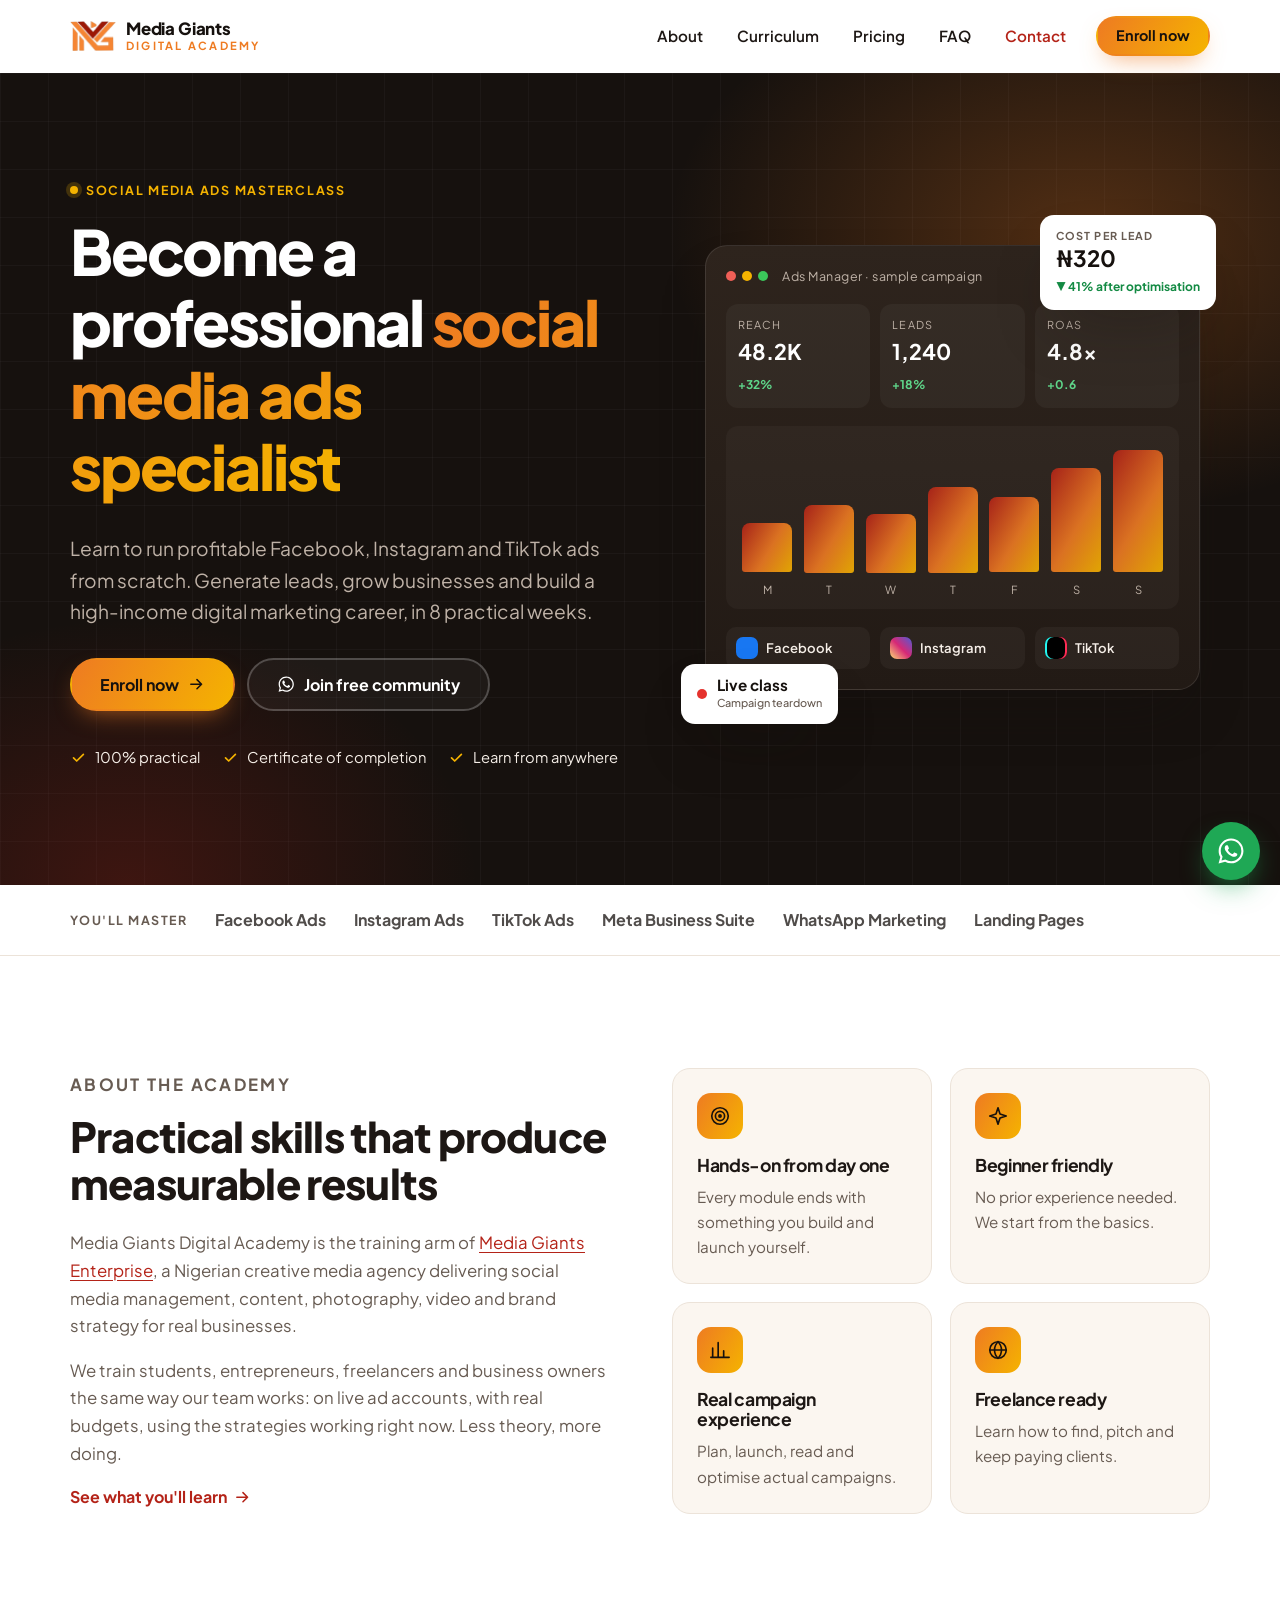
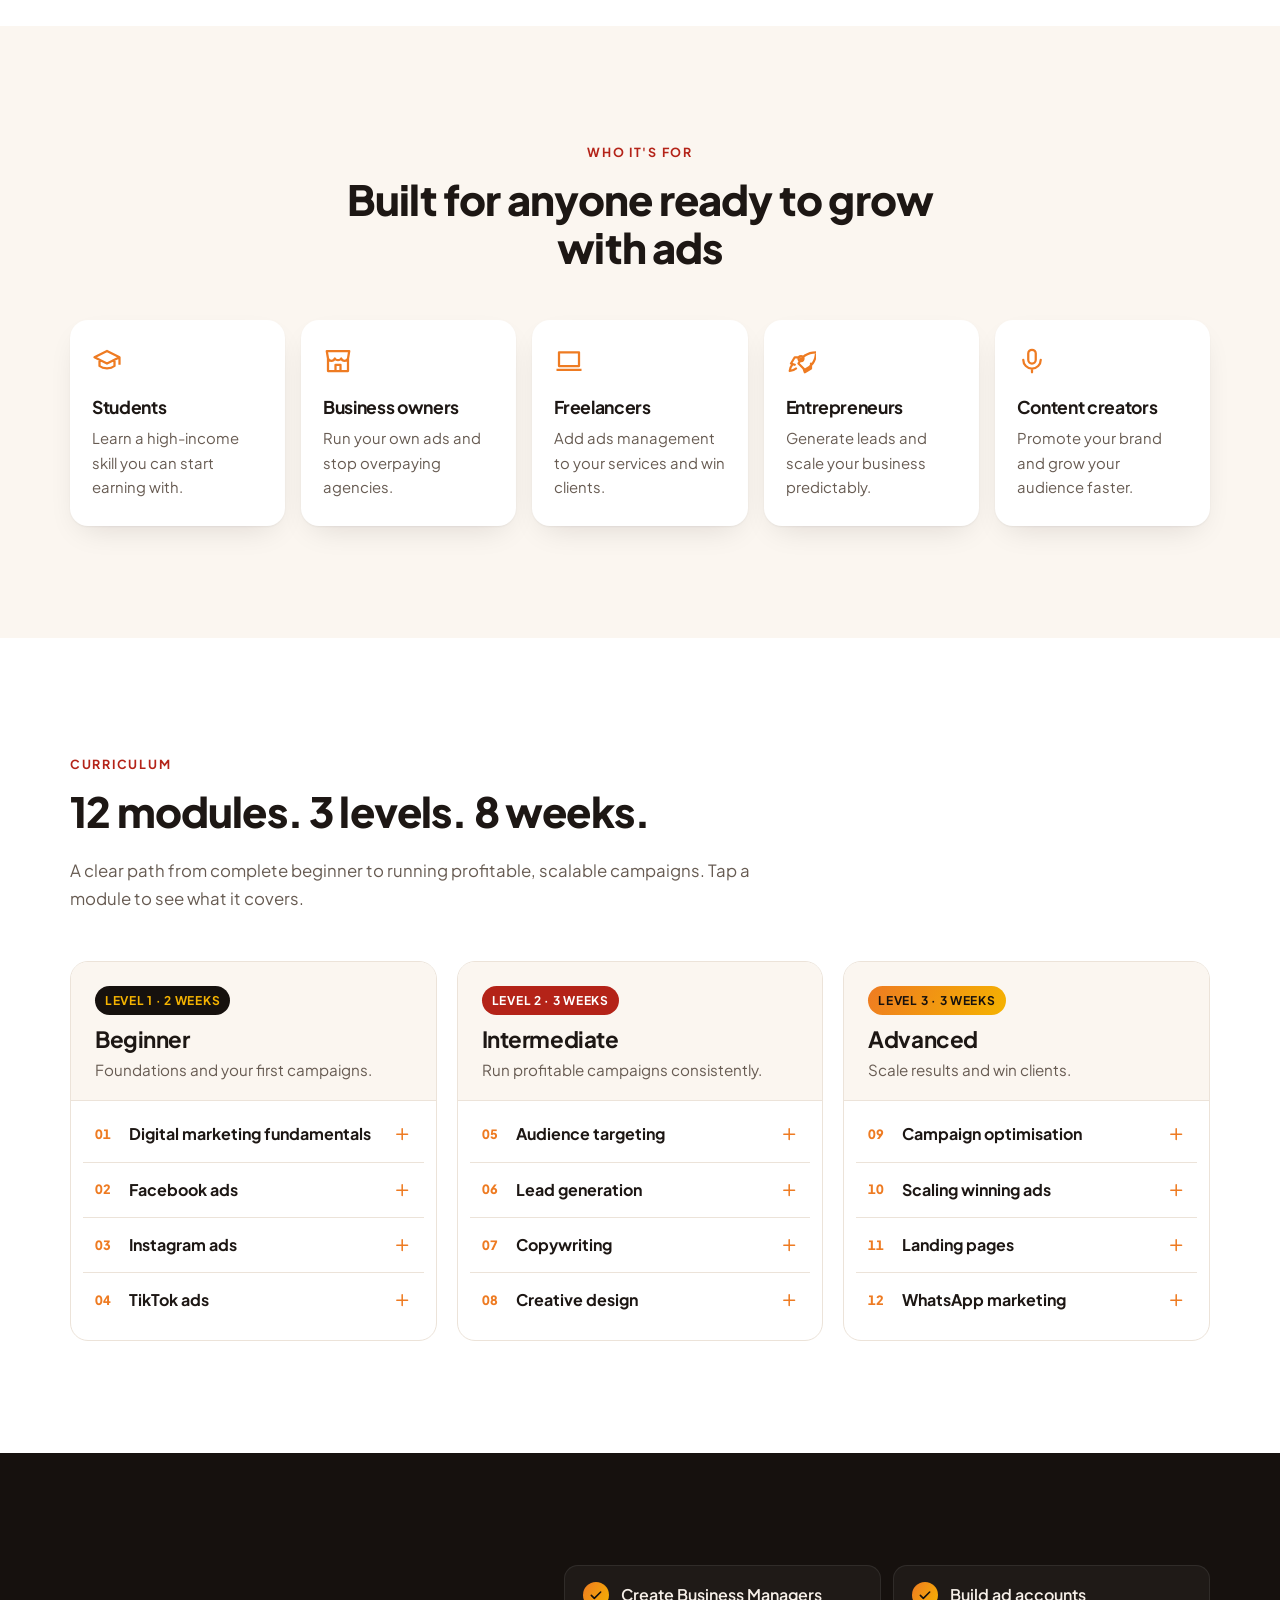
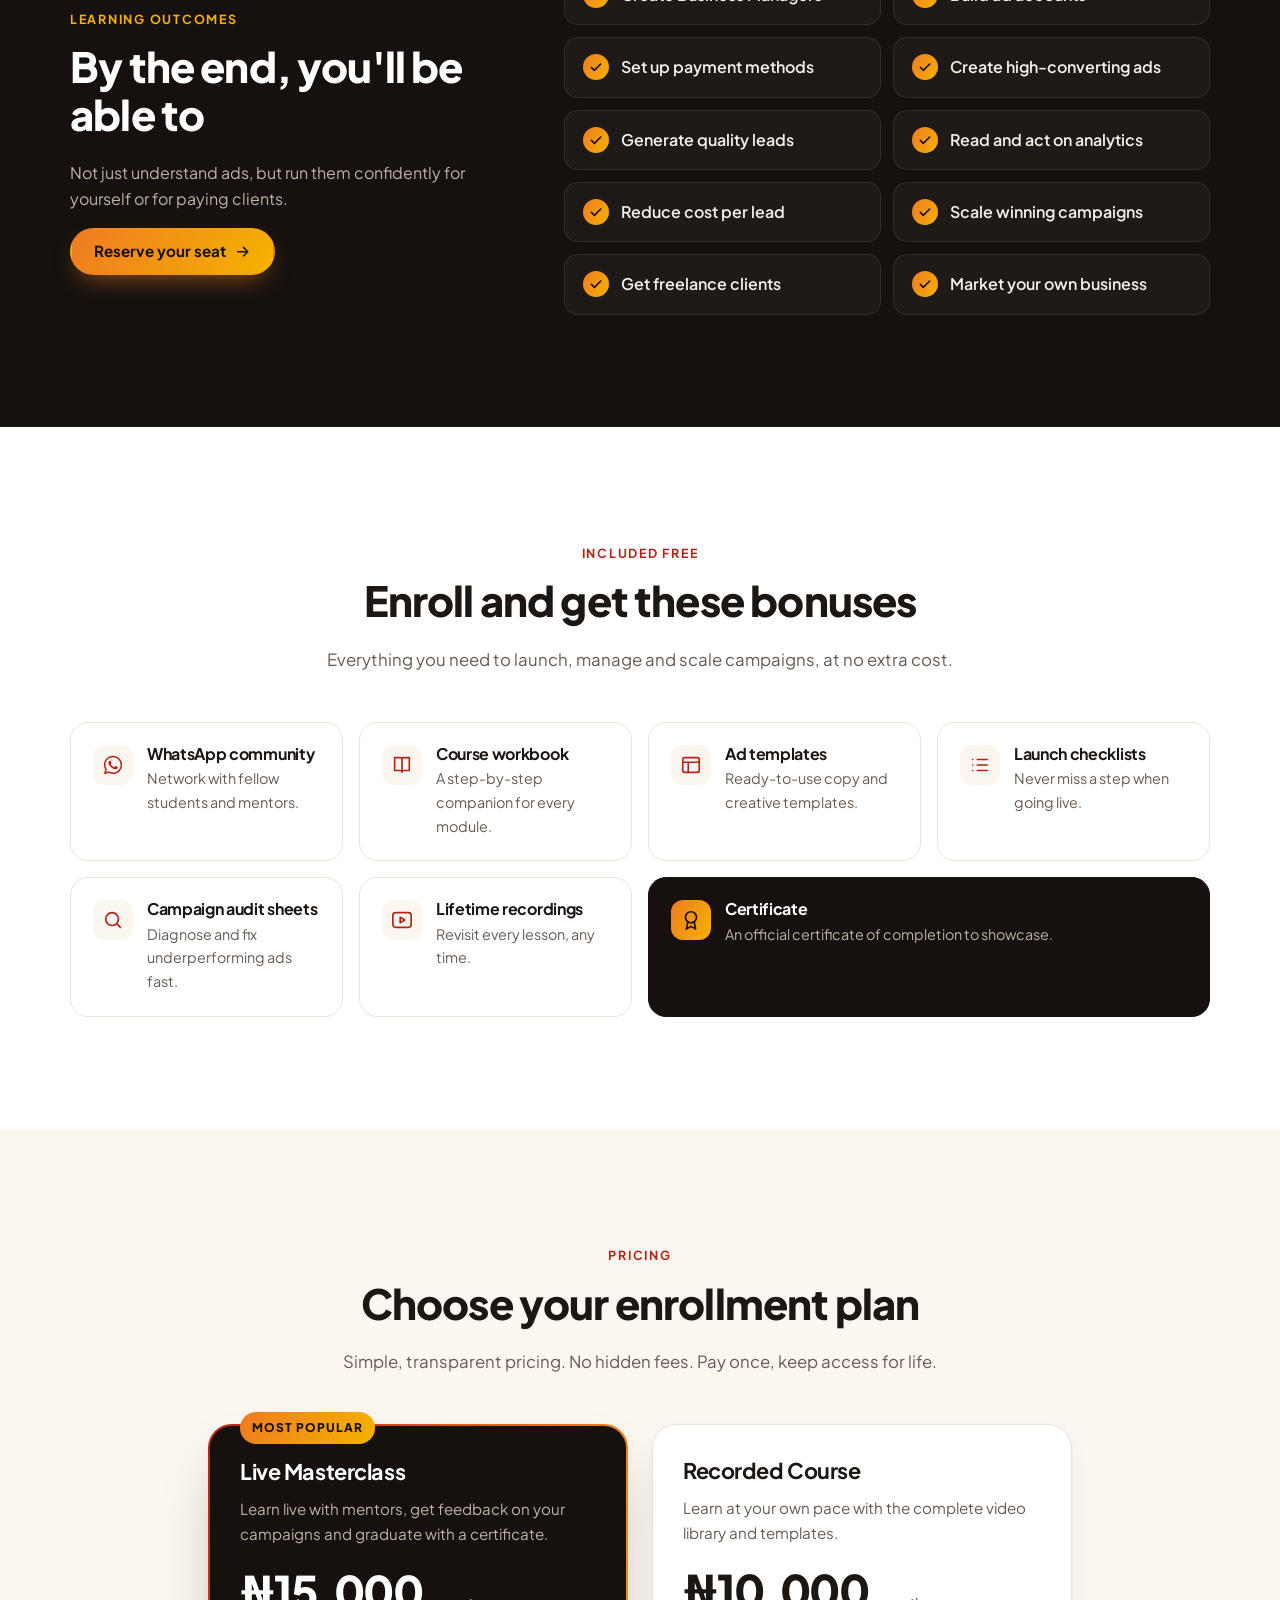
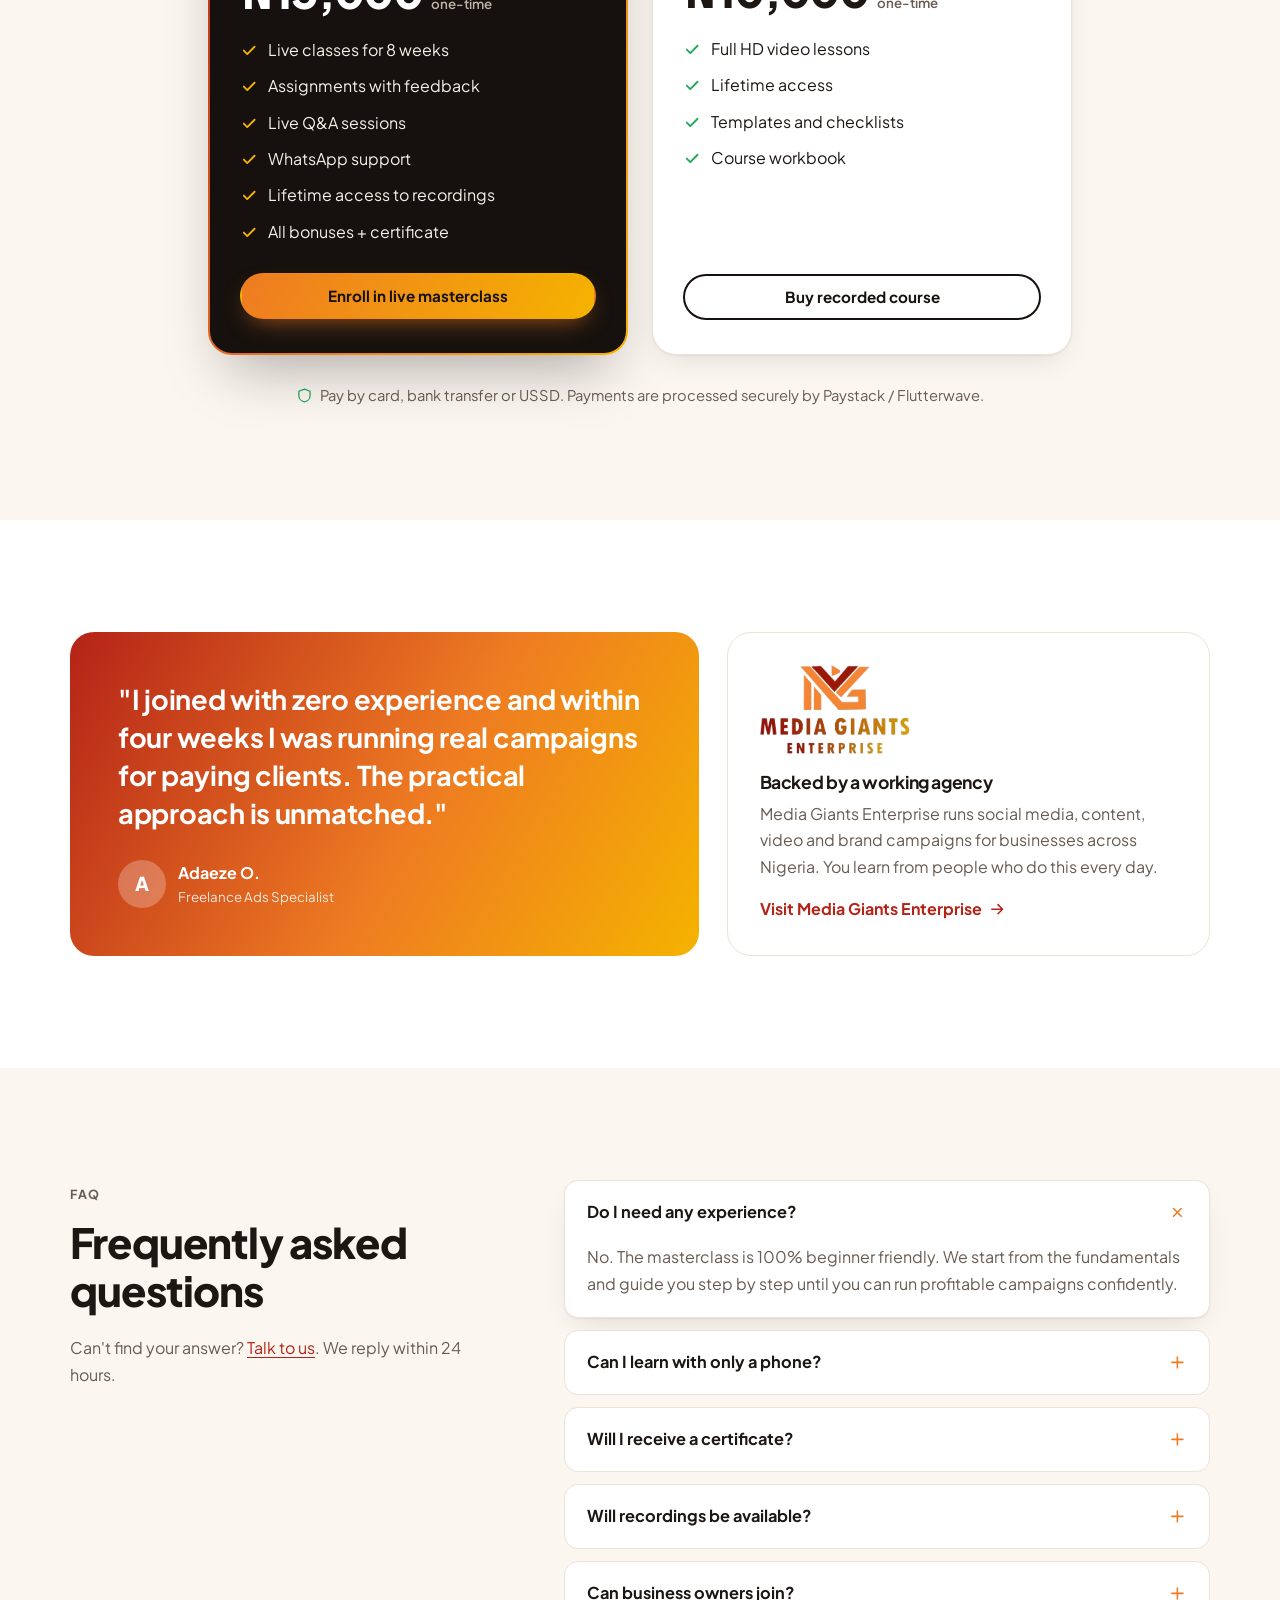
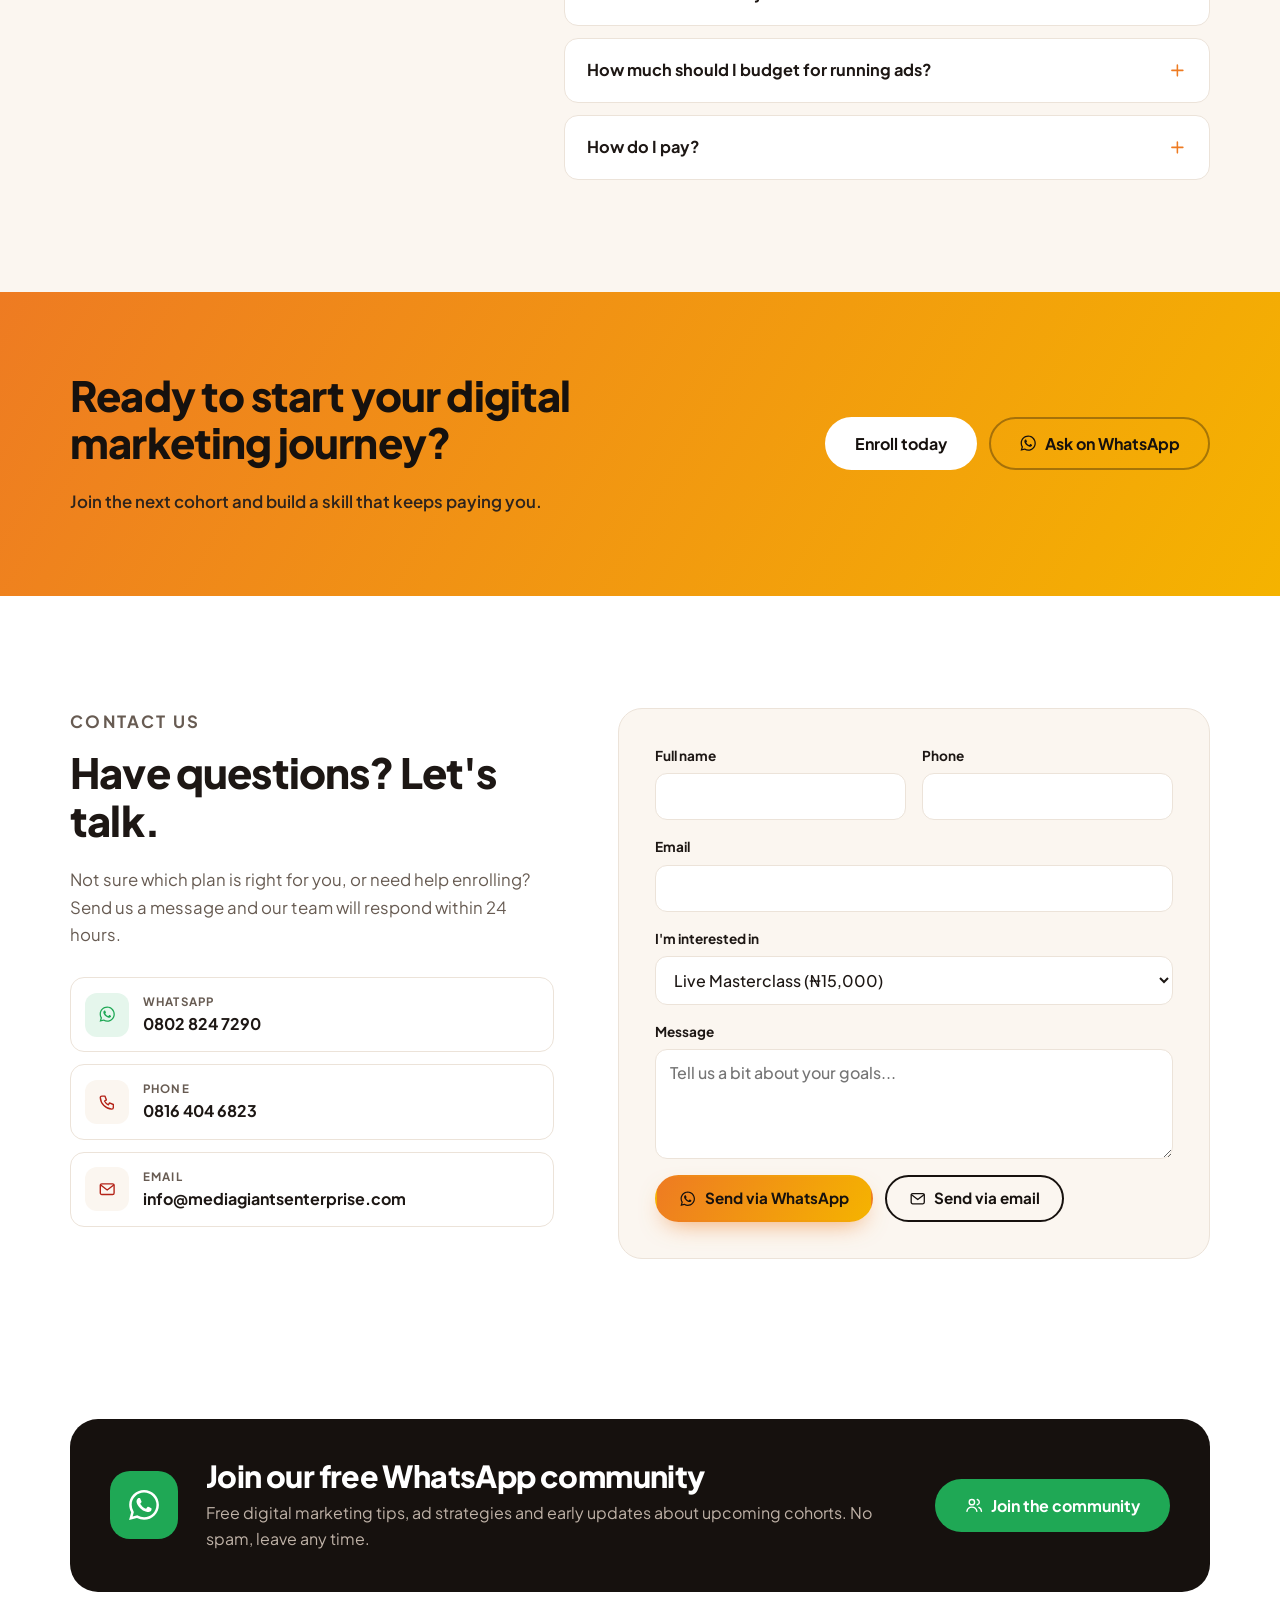
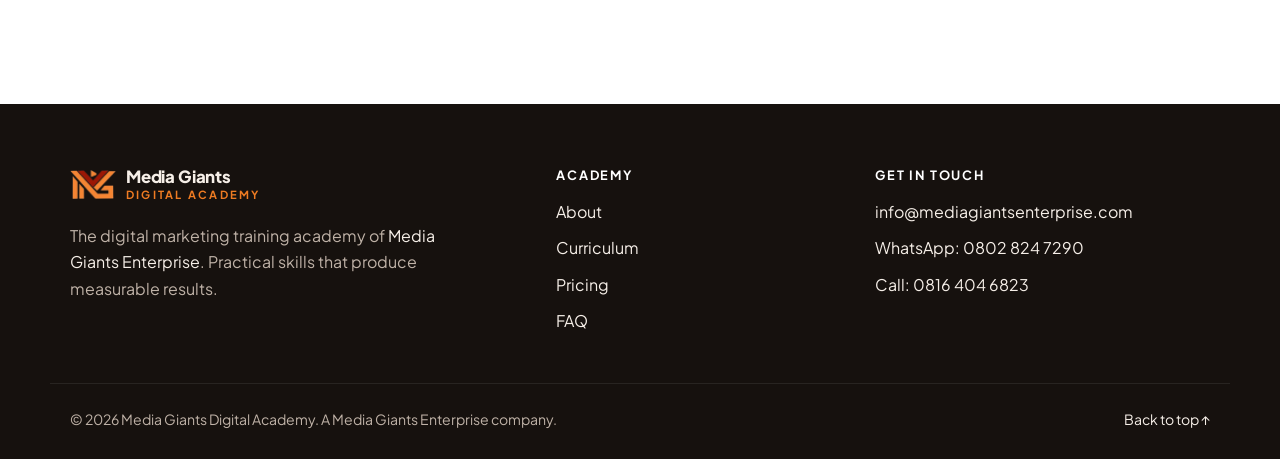
<file: index.html>
<!doctype html>
<html lang="en">
<head>
  <meta charset="utf-8">
  <meta name="viewport" content="width=device-width, initial-scale=1">
  <title>Social Media Ads Masterclass | Media Giants Digital Academy</title>
  <meta name="description" content="Learn to run profitable Facebook, Instagram and TikTok ads from scratch. An 8-week, hands-on masterclass by Media Giants Enterprise with live classes, real campaigns and a certificate.">
  <meta name="theme-color" content="#16110E">
  <link rel="canonical" href="https://academy.mediagiantsenterprise.com/">

  <meta property="og:type" content="website">
  <meta property="og:site_name" content="Media Giants Digital Academy">
  <meta property="og:title" content="Become a Professional Social Media Ads Specialist">
  <meta property="og:description" content="8-week, hands-on Facebook, Instagram &amp; TikTok Ads masterclass. Live classes, real campaigns, certificate.">
  <meta property="og:url" content="https://academy.mediagiantsenterprise.com/">
  <meta property="og:image" content="https://academy.mediagiantsenterprise.com/assets/img/og-image.png">
  <meta property="og:image:width" content="1200">
  <meta property="og:image:height" content="630">
  <meta name="twitter:card" content="summary_large_image">

  <link rel="icon" href="/favicon.ico" sizes="32x32">
  <link rel="icon" href="/assets/img/favicon-64.png" type="image/png">
  <link rel="apple-touch-icon" href="/assets/img/apple-touch-icon.png">

  <link rel="preconnect" href="https://fonts.googleapis.com">
  <link rel="preconnect" href="https://fonts.gstatic.com" crossorigin>
  <link href="https://fonts.googleapis.com/css2?family=Plus+Jakarta+Sans:wght@400;500;600;700;800&display=swap" rel="stylesheet">
  <link rel="stylesheet" href="/assets/css/styles.css">

  <script type="application/ld+json">
  {
    "@context": "https://schema.org",
    "@type": "Course",
    "name": "Social Media Ads Masterclass",
    "description": "Learn to run profitable Facebook, Instagram and TikTok ads from scratch, generate leads, and build a digital marketing career.",
    "provider": {
      "@type": "Organization",
      "name": "Media Giants Enterprise",
      "url": "https://mediagiantsenterprise.com/",
      "email": "info@mediagiantsenterprise.com",
      "telephone": "+2348164046823"
    },
    "inLanguage": "en",
    "offers": [
      {"@type": "Offer", "name": "Live Masterclass", "price": "15000", "priceCurrency": "NGN", "category": "Paid"},
      {"@type": "Offer", "name": "Recorded Course", "price": "10000", "priceCurrency": "NGN", "category": "Paid"}
    ],
    "hasCourseInstance": [
      {"@type": "CourseInstance", "courseMode": "Online", "courseWorkload": "P8W"}
    ]
  }
  </script>
  <script src="/assets/js/config.js"></script>
  <script src="/assets/js/main.js" defer></script>
</head>
<body>
  <svg width="0" height="0" style="position:absolute" aria-hidden="true">
    <defs>
      <symbol id="i-check" viewBox="0 0 24 24"><path d="M5 12.5l4.5 4.5L19 7.5" fill="none" stroke="currentColor" stroke-width="2.4" stroke-linecap="round" stroke-linejoin="round"/></symbol>
      <symbol id="i-arrow" viewBox="0 0 24 24"><path d="M5 12h14M13 6l6 6-6 6" fill="none" stroke="currentColor" stroke-width="2" stroke-linecap="round" stroke-linejoin="round"/></symbol>
      <symbol id="i-plus" viewBox="0 0 24 24"><path d="M12 5v14M5 12h14" fill="none" stroke="currentColor" stroke-width="2" stroke-linecap="round"/></symbol>
      <symbol id="i-whatsapp" viewBox="0 0 24 24"><path fill="currentColor" d="M12.04 2C6.58 2 2.13 6.45 2.13 11.91c0 1.75.46 3.45 1.32 4.95L2.05 22l5.25-1.38a9.9 9.9 0 004.74 1.21h.01c5.46 0 9.9-4.45 9.9-9.91C21.95 6.45 17.5 2 12.04 2zm0 18.15h-.01a8.23 8.23 0 01-4.19-1.15l-.3-.18-3.12.82.83-3.04-.2-.31a8.2 8.2 0 01-1.26-4.38c0-4.54 3.7-8.24 8.25-8.24 2.2 0 4.27.86 5.83 2.42a8.18 8.18 0 012.41 5.83c0 4.54-3.7 8.23-8.24 8.23zm4.52-6.16c-.25-.12-1.47-.72-1.69-.81-.23-.08-.39-.12-.56.13-.16.24-.64.81-.79.97-.14.17-.29.19-.54.06-.25-.12-1.05-.39-1.99-1.23-.74-.66-1.23-1.47-1.38-1.72-.14-.25-.02-.38.11-.5.11-.11.25-.29.37-.43.13-.15.17-.25.25-.42.08-.16.04-.31-.02-.43-.06-.12-.56-1.34-.76-1.84-.2-.48-.41-.42-.56-.43h-.48c-.17 0-.43.06-.66.31-.22.25-.86.85-.86 2.07 0 1.22.89 2.4 1.01 2.56.12.17 1.75 2.67 4.23 3.74.59.26 1.05.41 1.41.52.59.19 1.13.16 1.56.1.48-.07 1.47-.6 1.67-1.18.21-.58.21-1.07.14-1.18-.06-.1-.22-.16-.47-.28z"/></symbol>
      <symbol id="i-mail" viewBox="0 0 24 24"><g fill="none" stroke="currentColor" stroke-width="1.8" stroke-linecap="round" stroke-linejoin="round"><rect x="3" y="5" width="18" height="14" rx="2"/><path d="M3.5 6.5l8.5 6.5 8.5-6.5"/></g></symbol>
      <symbol id="i-phone" viewBox="0 0 24 24"><path fill="none" stroke="currentColor" stroke-width="1.8" stroke-linejoin="round" d="M5 4h4l2 5-2.5 1.5a11 11 0 005 5L15 13l5 2v4a2 2 0 01-2 2A16 16 0 013 6a2 2 0 012-2z"/></symbol>
      <symbol id="i-target" viewBox="0 0 24 24"><g fill="none" stroke="currentColor" stroke-width="1.8"><circle cx="12" cy="12" r="9"/><circle cx="12" cy="12" r="5"/><circle cx="12" cy="12" r="1.2" fill="currentColor"/></g></symbol>
      <symbol id="i-chart" viewBox="0 0 24 24"><path fill="none" stroke="currentColor" stroke-width="1.8" stroke-linecap="round" stroke-linejoin="round" d="M4 20V10M10 20V4M16 20v-7M22 20H2"/></symbol>
      <symbol id="i-rocket" viewBox="0 0 24 24"><path fill="none" stroke="currentColor" stroke-width="1.8" stroke-linecap="round" stroke-linejoin="round" d="M5 15c-1.5 1.5-2 5-2 5s3.5-.5 5-2m2-8a2 2 0 104 0 2 2 0 00-4 0zm-3 5l-3-1 3-5h4m3 9l1 3 5-3v-4m-9 1l4 4c5-2 9-7 9-14-7 0-12 4-14 9z"/></symbol>
      <symbol id="i-users" viewBox="0 0 24 24"><g fill="none" stroke="currentColor" stroke-width="1.8" stroke-linecap="round"><circle cx="9" cy="8" r="3.5"/><path d="M2.5 20c.6-3.6 3.3-5.5 6.5-5.5s5.9 1.9 6.5 5.5"/><path d="M16 4.6a3.5 3.5 0 010 6.8M18 14.8c2 .7 3.2 2.5 3.5 5.2"/></g></symbol>
      <symbol id="i-store" viewBox="0 0 24 24"><path fill="none" stroke="currentColor" stroke-width="1.8" stroke-linejoin="round" d="M4 10v10h16V10M3 4h18l-1 6a3 3 0 01-5.5 0 3 3 0 01-5 0A3 3 0 014 10zM10 20v-5h4v5"/></symbol>
      <symbol id="i-laptop" viewBox="0 0 24 24"><path fill="none" stroke="currentColor" stroke-width="1.8" stroke-linejoin="round" d="M4 5h16v11H4zM2 19h20"/></symbol>
      <symbol id="i-cap" viewBox="0 0 24 24"><path fill="none" stroke="currentColor" stroke-width="1.8" stroke-linejoin="round" d="M2 9l10-5 10 5-10 5zM6 11v5c3 2.5 9 2.5 12 0v-5M22 9v6"/></symbol>
      <symbol id="i-spark" viewBox="0 0 24 24"><path fill="none" stroke="currentColor" stroke-width="1.8" stroke-linejoin="round" d="M12 3l2.2 6.8L21 12l-6.8 2.2L12 21l-2.2-6.8L3 12l6.8-2.2z"/></symbol>
      <symbol id="i-mic" viewBox="0 0 24 24"><g fill="none" stroke="currentColor" stroke-width="1.8" stroke-linecap="round"><rect x="9" y="3" width="6" height="11" rx="3"/><path d="M5 11a7 7 0 0014 0M12 18v3"/></g></symbol>
      <symbol id="i-book" viewBox="0 0 24 24"><path fill="none" stroke="currentColor" stroke-width="1.8" stroke-linejoin="round" d="M4 4h6a2 2 0 012 2v14a2 2 0 00-2-2H4zM20 4h-6a2 2 0 00-2 2v14a2 2 0 012-2h6z"/></symbol>
      <symbol id="i-layout" viewBox="0 0 24 24"><g fill="none" stroke="currentColor" stroke-width="1.8"><rect x="3" y="4" width="18" height="16" rx="2"/><path d="M3 9h18M9 9v11"/></g></symbol>
      <symbol id="i-list" viewBox="0 0 24 24"><path fill="none" stroke="currentColor" stroke-width="1.8" stroke-linecap="round" d="M9 6h11M9 12h11M9 18h11M4 6h.01M4 12h.01M4 18h.01"/></symbol>
      <symbol id="i-search" viewBox="0 0 24 24"><g fill="none" stroke="currentColor" stroke-width="1.8" stroke-linecap="round"><circle cx="11" cy="11" r="7"/><path d="M20 20l-4-4"/></g></symbol>
      <symbol id="i-play" viewBox="0 0 24 24"><g fill="none" stroke="currentColor" stroke-width="1.8" stroke-linejoin="round"><rect x="2" y="4" width="20" height="16" rx="3"/><path d="M10 9l5 3-5 3z"/></g></symbol>
      <symbol id="i-award" viewBox="0 0 24 24"><g fill="none" stroke="currentColor" stroke-width="1.8" stroke-linejoin="round"><circle cx="12" cy="9" r="6"/><path d="M8.5 14L7 22l5-3 5 3-1.5-8"/></g></symbol>
      <symbol id="i-globe" viewBox="0 0 24 24"><g fill="none" stroke="currentColor" stroke-width="1.8"><circle cx="12" cy="12" r="9"/><path d="M3 12h18M12 3c2.5 2.5 3.8 5.5 3.8 9s-1.3 6.5-3.8 9c-2.5-2.5-3.8-5.5-3.8-9S9.5 5.5 12 3z"/></g></symbol>
      <symbol id="i-shield" viewBox="0 0 24 24"><path fill="none" stroke="currentColor" stroke-width="1.8" stroke-linejoin="round" d="M12 3l8 3v6c0 4.5-3.4 8.3-8 9-4.6-.7-8-4.5-8-9V6z"/></symbol>
      <symbol id="i-menu" viewBox="0 0 24 24"><path fill="none" stroke="currentColor" stroke-width="2" stroke-linecap="round" d="M4 7h16M4 12h16M4 17h16"/></symbol>
      <symbol id="i-close" viewBox="0 0 24 24"><path fill="none" stroke="currentColor" stroke-width="2" stroke-linecap="round" d="M6 6l12 12M18 6L6 18"/></symbol>
    </defs>
  </svg>

  <a class="skip-link" href="#main">Skip to content</a>

  <header class="site-header" id="top">
    <div class="container header-inner">
      <a class="brand" href="#top" aria-label="Media Giants Digital Academy, back to top">
        <img src="/assets/img/mark.png" alt="" width="46" height="30">
        <span class="brand-text"><strong>Media Giants</strong><span>Digital Academy</span></span>
      </a>
      <nav class="primary-nav" id="primary-nav" aria-label="Main">
        <a href="#about">About</a>
        <a href="#curriculum">Curriculum</a>
        <a href="#pricing">Pricing</a>
        <a href="#faq">FAQ</a>
        <a href="#contact">Contact</a>
        <a class="btn btn-primary btn-sm nav-cta" href="#pricing">Enroll now</a>
      </nav>
      <button class="nav-toggle" type="button" aria-controls="primary-nav" aria-expanded="false" aria-label="Open menu">
        <svg class="icon"><use href="#i-menu"/></svg>
      </button>
    </div>
  </header>

  <main id="main">
    <!-- HERO -->
    <section class="hero">
      <div class="hero-glow" aria-hidden="true"></div>
      <div class="container hero-grid">
        <div class="hero-copy">
          <p class="eyebrow eyebrow-dark"><span class="dot"></span>Social Media Ads Masterclass</p>
          <h1>Become a professional <span class="grad-text">social media ads specialist</span></h1>
          <p class="lead">Learn to run profitable Facebook, Instagram and TikTok ads from scratch. Generate leads, grow businesses and build a high-income digital marketing career, in 8 practical weeks.</p>
          <div class="hero-ctas">
            <a class="btn btn-primary btn-lg" href="#pricing">Enroll now <svg class="icon"><use href="#i-arrow"/></svg></a>
            <a class="btn btn-ghost-dark btn-lg" href="#community" data-community-link><svg class="icon"><use href="#i-whatsapp"/></svg> Join free community</a>
          </div>

          <div class="countdown" data-countdown hidden>
            <p class="countdown-label">Next cohort starts <span data-cohort-date></span></p>
            <div class="countdown-units" role="timer" aria-live="off">
              <div><span data-cd="d">00</span><small>Days</small></div>
              <div><span data-cd="h">00</span><small>Hours</small></div>
              <div><span data-cd="m">00</span><small>Mins</small></div>
              <div><span data-cd="s">00</span><small>Secs</small></div>
            </div>
          </div>

          <ul class="hero-trust">
            <li><svg class="icon"><use href="#i-check"/></svg> 100% practical</li>
            <li><svg class="icon"><use href="#i-check"/></svg> Certificate of completion</li>
            <li><svg class="icon"><use href="#i-check"/></svg> Learn from anywhere</li>
          </ul>
        </div>

        <div class="hero-visual" aria-hidden="true">
          <div class="dash">
            <div class="dash-top">
              <span class="dash-dots"><i></i><i></i><i></i></span>
              <span class="dash-title">Ads Manager · sample campaign</span>
            </div>
            <div class="dash-kpis">
              <div><small>Reach</small><strong>48.2K</strong><em>+32%</em></div>
              <div><small>Leads</small><strong>1,240</strong><em>+18%</em></div>
              <div><small>ROAS</small><strong>4.8x</strong><em>+0.6</em></div>
            </div>
            <div class="dash-chart">
              <div class="bars">
                <span style="--h:38%"></span><span style="--h:52%"></span><span style="--h:45%"></span><span style="--h:66%"></span><span style="--h:58%"></span><span style="--h:80%"></span><span style="--h:94%"></span>
              </div>
              <div class="bar-labels"><span>M</span><span>T</span><span>W</span><span>T</span><span>F</span><span>S</span><span>S</span></div>
            </div>
            <div class="dash-platforms">
              <span><i class="pf pf-fb"></i>Facebook</span>
              <span><i class="pf pf-ig"></i>Instagram</span>
              <span><i class="pf pf-tt"></i>TikTok</span>
            </div>
          </div>
          <div class="float-card float-cpl">
            <small>Cost per lead</small>
            <strong>₦320</strong>
            <em>▼ 41% after optimisation</em>
          </div>
          <div class="float-card float-live">
            <span class="live-dot"></span>
            <div><strong>Live class</strong><small>Campaign teardown</small></div>
          </div>
        </div>
      </div>
    </section>

    <!-- PLATFORMS -->
    <div class="platform-strip">
      <div class="container">
        <span>You'll master</span>
        <ul>
          <li>Facebook Ads</li>
          <li>Instagram Ads</li>
          <li>TikTok Ads</li>
          <li>Meta Business Suite</li>
          <li>WhatsApp Marketing</li>
          <li>Landing Pages</li>
        </ul>
      </div>
    </div>

    <!-- ABOUT -->
    <section class="section" id="about">
      <div class="container about-grid">
        <div>
          <p class="eyebrow">About the academy</p>
          <h2>Practical skills that produce measurable results</h2>
          <p>Media Giants Digital Academy is the training arm of <a href="https://mediagiantsenterprise.com/" target="_blank" rel="noopener">Media Giants Enterprise</a>, a Nigerian creative media agency delivering social media management, content, photography, video and brand strategy for real businesses.</p>
          <p>We train students, entrepreneurs, freelancers and business owners the same way our team works: on live ad accounts, with real budgets, using the strategies working right now. Less theory, more doing.</p>
          <a class="text-link" href="#curriculum">See what you'll learn <svg class="icon"><use href="#i-arrow"/></svg></a>
        </div>
        <ul class="feature-grid">
          <li><span class="f-icon"><svg class="icon"><use href="#i-target"/></svg></span><h3>Hands-on from day one</h3><p>Every module ends with something you build and launch yourself.</p></li>
          <li><span class="f-icon"><svg class="icon"><use href="#i-spark"/></svg></span><h3>Beginner friendly</h3><p>No prior experience needed. We start from the basics.</p></li>
          <li><span class="f-icon"><svg class="icon"><use href="#i-chart"/></svg></span><h3>Real campaign experience</h3><p>Plan, launch, read and optimise actual campaigns.</p></li>
          <li><span class="f-icon"><svg class="icon"><use href="#i-globe"/></svg></span><h3>Freelance ready</h3><p>Learn how to find, pitch and keep paying clients.</p></li>
        </ul>
      </div>
    </section>

    <!-- WHO -->
    <section class="section section-tint" id="who">
      <div class="container">
        <div class="section-head center">
          <p class="eyebrow">Who it's for</p>
          <h2>Built for anyone ready to grow with ads</h2>
        </div>
        <ul class="who-grid">
          <li><svg class="icon"><use href="#i-cap"/></svg><h3>Students</h3><p>Learn a high-income skill you can start earning with.</p></li>
          <li><svg class="icon"><use href="#i-store"/></svg><h3>Business owners</h3><p>Run your own ads and stop overpaying agencies.</p></li>
          <li><svg class="icon"><use href="#i-laptop"/></svg><h3>Freelancers</h3><p>Add ads management to your services and win clients.</p></li>
          <li><svg class="icon"><use href="#i-rocket"/></svg><h3>Entrepreneurs</h3><p>Generate leads and scale your business predictably.</p></li>
          <li><svg class="icon"><use href="#i-mic"/></svg><h3>Content creators</h3><p>Promote your brand and grow your audience faster.</p></li>
        </ul>
      </div>
    </section>

    <!-- CURRICULUM -->
    <section class="section" id="curriculum">
      <div class="container">
        <div class="section-head">
          <p class="eyebrow">Curriculum</p>
          <h2>12 modules. 3 levels. 8 weeks.</h2>
          <p>A clear path from complete beginner to running profitable, scalable campaigns. Tap a module to see what it covers.</p>
        </div>

        <div class="levels">
          <article class="level">
            <header class="level-head">
              <span class="level-tag">Level 1 · 2 weeks</span>
              <h3>Beginner</h3>
              <p>Foundations and your first campaigns.</p>
            </header>
            <div class="modules">
              <details><summary><span class="m-num">01</span>Digital marketing fundamentals<svg class="icon"><use href="#i-plus"/></svg></summary><ul><li>How paid social fits into a marketing funnel</li><li>Key metrics: reach, CTR, CPC, CPL, ROAS</li><li>Setting goals and budgets that make sense</li></ul></details>
              <details><summary><span class="m-num">02</span>Facebook ads<svg class="icon"><use href="#i-plus"/></svg></summary><ul><li>Business Manager, ad accounts and payment setup</li><li>Campaign objectives and structure</li><li>Launching your first campaign step by step</li></ul></details>
              <details><summary><span class="m-num">03</span>Instagram ads<svg class="icon"><use href="#i-plus"/></svg></summary><ul><li>Feed, Stories and Reels placements</li><li>Boosting vs. Ads Manager, and when to use each</li><li>Driving profile visits, DMs and sales</li></ul></details>
              <details><summary><span class="m-num">04</span>TikTok ads<svg class="icon"><use href="#i-plus"/></svg></summary><ul><li>TikTok Ads Manager and Promote</li><li>Native-feeling creatives that convert</li><li>Spark Ads and creator content</li></ul></details>
            </div>
          </article>

          <article class="level">
            <header class="level-head">
              <span class="level-tag">Level 2 · 3 weeks</span>
              <h3>Intermediate</h3>
              <p>Run profitable campaigns consistently.</p>
            </header>
            <div class="modules">
              <details><summary><span class="m-num">05</span>Audience targeting<svg class="icon"><use href="#i-plus"/></svg></summary><ul><li>Interest, custom and lookalike audiences</li><li>Pixel basics and retargeting</li><li>Broad targeting vs. narrow targeting</li></ul></details>
              <details><summary><span class="m-num">06</span>Lead generation<svg class="icon"><use href="#i-plus"/></svg></summary><ul><li>Instant forms, Messenger and WhatsApp leads</li><li>Lead magnets and offers people respond to</li><li>Follow-up systems that close sales</li></ul></details>
              <details><summary><span class="m-num">07</span>Copywriting<svg class="icon"><use href="#i-plus"/></svg></summary><ul><li>Hooks, headlines and calls to action</li><li>Proven ad copy frameworks</li><li>Writing for Nigerian and global audiences</li></ul></details>
              <details><summary><span class="m-num">08</span>Creative design<svg class="icon"><use href="#i-plus"/></svg></summary><ul><li>Designing scroll-stopping images with Canva</li><li>Shooting and editing short-form video ads on a phone</li><li>Creative testing: what to change and when</li></ul></details>
            </div>
          </article>

          <article class="level">
            <header class="level-head">
              <span class="level-tag">Level 3 · 3 weeks</span>
              <h3>Advanced</h3>
              <p>Scale results and win clients.</p>
            </header>
            <div class="modules">
              <details><summary><span class="m-num">09</span>Campaign optimisation<svg class="icon"><use href="#i-plus"/></svg></summary><ul><li>Reading analytics and diagnosing problems</li><li>Reducing cost per lead</li><li>A/B testing the right way</li></ul></details>
              <details><summary><span class="m-num">10</span>Scaling winning ads<svg class="icon"><use href="#i-plus"/></svg></summary><ul><li>Vertical vs. horizontal scaling</li><li>Budget rules that protect performance</li><li>Campaign Budget Optimisation and Advantage+</li></ul></details>
              <details><summary><span class="m-num">11</span>Landing pages<svg class="icon"><use href="#i-plus"/></svg></summary><ul><li>Anatomy of a high-converting page</li><li>Building one without code</li><li>Tracking conversions end to end</li></ul></details>
              <details><summary><span class="m-num">12</span>WhatsApp marketing<svg class="icon"><use href="#i-plus"/></svg></summary><ul><li>Click-to-WhatsApp ads</li><li>WhatsApp Business catalogues and broadcast lists</li><li>Turning chats into paying customers</li></ul></details>
            </div>
          </article>
        </div>
      </div>
    </section>

    <!-- OUTCOMES -->
    <section class="section section-dark" id="outcomes">
      <div class="container outcomes-grid">
        <div>
          <p class="eyebrow eyebrow-dark">Learning outcomes</p>
          <h2>By the end, you'll be able to</h2>
          <p class="muted-dark">Not just understand ads, but run them confidently for yourself or for paying clients.</p>
          <a class="btn btn-primary" href="#pricing">Reserve your seat <svg class="icon"><use href="#i-arrow"/></svg></a>
        </div>
        <ul class="checklist">
          <li><svg class="icon"><use href="#i-check"/></svg>Create Business Managers</li>
          <li><svg class="icon"><use href="#i-check"/></svg>Build ad accounts</li>
          <li><svg class="icon"><use href="#i-check"/></svg>Set up payment methods</li>
          <li><svg class="icon"><use href="#i-check"/></svg>Create high-converting ads</li>
          <li><svg class="icon"><use href="#i-check"/></svg>Generate quality leads</li>
          <li><svg class="icon"><use href="#i-check"/></svg>Read and act on analytics</li>
          <li><svg class="icon"><use href="#i-check"/></svg>Reduce cost per lead</li>
          <li><svg class="icon"><use href="#i-check"/></svg>Scale winning campaigns</li>
          <li><svg class="icon"><use href="#i-check"/></svg>Get freelance clients</li>
          <li><svg class="icon"><use href="#i-check"/></svg>Market your own business</li>
        </ul>
      </div>
    </section>

    <!-- BONUSES -->
    <section class="section" id="bonuses">
      <div class="container">
        <div class="section-head center">
          <p class="eyebrow">Included free</p>
          <h2>Enroll and get these bonuses</h2>
          <p>Everything you need to launch, manage and scale campaigns, at no extra cost.</p>
        </div>
        <ul class="bonus-grid">
          <li><svg class="icon"><use href="#i-whatsapp"/></svg><div><h3>WhatsApp community</h3><p>Network with fellow students and mentors.</p></div></li>
          <li><svg class="icon"><use href="#i-book"/></svg><div><h3>Course workbook</h3><p>A step-by-step companion for every module.</p></div></li>
          <li><svg class="icon"><use href="#i-layout"/></svg><div><h3>Ad templates</h3><p>Ready-to-use copy and creative templates.</p></div></li>
          <li><svg class="icon"><use href="#i-list"/></svg><div><h3>Launch checklists</h3><p>Never miss a step when going live.</p></div></li>
          <li><svg class="icon"><use href="#i-search"/></svg><div><h3>Campaign audit sheets</h3><p>Diagnose and fix underperforming ads fast.</p></div></li>
          <li><svg class="icon"><use href="#i-play"/></svg><div><h3>Lifetime recordings</h3><p>Revisit every lesson, any time.</p></div></li>
          <li><svg class="icon"><use href="#i-award"/></svg><div><h3>Certificate</h3><p>An official certificate of completion to showcase.</p></div></li>
        </ul>
      </div>
    </section>

    <!-- PRICING -->
    <section class="section section-tint" id="pricing">
      <div class="container">
        <div class="section-head center">
          <p class="eyebrow">Pricing</p>
          <h2>Choose your enrollment plan</h2>
          <p>Simple, transparent pricing. No hidden fees. Pay once, keep access for life.</p>
        </div>
        <div class="pricing-grid">
          <article class="plan plan-featured">
            <span class="plan-badge">Most popular</span>
            <h3>Live Masterclass</h3>
            <p class="plan-desc">Learn live with mentors, get feedback on your campaigns and graduate with a certificate.</p>
            <p class="price"><span>₦15,000</span><small>one-time</small></p>
            <ul>
              <li><svg class="icon"><use href="#i-check"/></svg>Live classes for 8 weeks</li>
              <li><svg class="icon"><use href="#i-check"/></svg>Assignments with feedback</li>
              <li><svg class="icon"><use href="#i-check"/></svg>Live Q&amp;A sessions</li>
              <li><svg class="icon"><use href="#i-check"/></svg>WhatsApp support</li>
              <li><svg class="icon"><use href="#i-check"/></svg>Lifetime access to recordings</li>
              <li><svg class="icon"><use href="#i-check"/></svg>All bonuses + certificate</li>
            </ul>
            <a class="btn btn-primary btn-block" href="#contact" data-enroll="live">Enroll in live masterclass</a>
          </article>
          <article class="plan">
            <h3>Recorded Course</h3>
            <p class="plan-desc">Learn at your own pace with the complete video library and templates.</p>
            <p class="price"><span>₦10,000</span><small>one-time</small></p>
            <ul>
              <li><svg class="icon"><use href="#i-check"/></svg>Full HD video lessons</li>
              <li><svg class="icon"><use href="#i-check"/></svg>Lifetime access</li>
              <li><svg class="icon"><use href="#i-check"/></svg>Templates and checklists</li>
              <li><svg class="icon"><use href="#i-check"/></svg>Course workbook</li>
            </ul>
            <a class="btn btn-outline btn-block" href="#contact" data-enroll="recorded">Buy recorded course</a>
          </article>
        </div>
        <p class="pay-note"><svg class="icon"><use href="#i-shield"/></svg>Pay by card, bank transfer or USSD. Payments are processed securely by Paystack / Flutterwave.</p>
      </div>
    </section>

    <!-- PROOF -->
    <section class="section" id="testimonials">
      <div class="container proof-grid">
        <figure class="quote">
          <blockquote>"I joined with zero experience and within four weeks I was running real campaigns for paying clients. The practical approach is unmatched."</blockquote>
          <figcaption><span class="avatar">A</span><span><strong>Adaeze O.</strong><small>Freelance Ads Specialist</small></span></figcaption>
        </figure>
        <div class="backed">
          <img src="/assets/img/logo.png" alt="Media Giants Enterprise" width="200" height="119" loading="lazy">
          <h3>Backed by a working agency</h3>
          <p>Media Giants Enterprise runs social media, content, video and brand campaigns for businesses across Nigeria. You learn from people who do this every day.</p>
          <a class="text-link" href="https://mediagiantsenterprise.com/" target="_blank" rel="noopener">Visit Media Giants Enterprise <svg class="icon"><use href="#i-arrow"/></svg></a>
        </div>
      </div>
    </section>

    <!-- FAQ -->
    <section class="section section-tint" id="faq">
      <div class="container faq-grid">
        <div>
          <p class="eyebrow">FAQ</p>
          <h2>Frequently asked questions</h2>
          <p>Can't find your answer? <a href="#contact">Talk to us</a>. We reply within 24 hours.</p>
        </div>
        <div class="faq-list">
          <details open><summary>Do I need any experience?<svg class="icon"><use href="#i-plus"/></svg></summary><p>No. The masterclass is 100% beginner friendly. We start from the fundamentals and guide you step by step until you can run profitable campaigns confidently.</p></details>
          <details><summary>Can I learn with only a phone?<svg class="icon"><use href="#i-plus"/></svg></summary><p>Yes. A laptop gives you the full Ads Manager experience, but you can complete most lessons and even run campaigns from a smartphone. We show you exactly how.</p></details>
          <details><summary>Will I receive a certificate?<svg class="icon"><use href="#i-plus"/></svg></summary><p>Yes. After completing the masterclass and its assignments, you receive an official Media Giants Digital Academy Certificate of Completion.</p></details>
          <details><summary>Will recordings be available?<svg class="icon"><use href="#i-plus"/></svg></summary><p>Yes. Every live session is recorded and uploaded, and you keep lifetime access so you can revisit any lesson whenever you want.</p></details>
          <details><summary>Can business owners join?<svg class="icon"><use href="#i-plus"/></svg></summary><p>Absolutely. Many students are business owners who want to run their own ads instead of relying on expensive agencies. Everything applies directly to your business.</p></details>
          <details><summary>How much should I budget for running ads?<svg class="icon"><use href="#i-plus"/></svg></summary><p>You can practise with small daily budgets. We show you how to test cheaply before spending more, so you learn without wasting money.</p></details>
          <details><summary>How do I pay?<svg class="icon"><use href="#i-plus"/></svg></summary><p>Pay securely by debit card, bank transfer or USSD through Paystack or Flutterwave. Once payment is confirmed, you get access and an invite to the student group.</p></details>
        </div>
      </div>
    </section>

    <!-- CTA -->
    <section class="cta-band">
      <div class="container cta-inner">
        <div>
          <h2>Ready to start your digital marketing journey?</h2>
          <p>Join the next cohort and build a skill that keeps paying you.</p>
        </div>
        <div class="cta-actions">
          <a class="btn btn-light btn-lg" href="#pricing">Enroll today</a>
          <a class="btn btn-ghost-light btn-lg" href="#" data-whatsapp="Hello Media Giants Academy, I have a question about the Social Media Ads Masterclass."><svg class="icon"><use href="#i-whatsapp"/></svg> Ask on WhatsApp</a>
        </div>
      </div>
    </section>

    <!-- CONTACT -->
    <section class="section" id="contact">
      <div class="container contact-grid">
        <div>
          <p class="eyebrow">Contact us</p>
          <h2>Have questions? Let's talk.</h2>
          <p>Not sure which plan is right for you, or need help enrolling? Send us a message and our team will respond within 24 hours.</p>
          <ul class="contact-list">
            <li><a href="#" data-whatsapp="Hello Media Giants Academy"><span class="c-icon c-wa"><svg class="icon"><use href="#i-whatsapp"/></svg></span><span><small>WhatsApp</small>0802 824 7290</span></a></li>
            <li><a href="tel:+2348164046823"><span class="c-icon"><svg class="icon"><use href="#i-phone"/></svg></span><span><small>Phone</small>0816 404 6823</span></a></li>
            <li><a href="mailto:info@mediagiantsenterprise.com"><span class="c-icon"><svg class="icon"><use href="#i-mail"/></svg></span><span><small>Email</small>info@mediagiantsenterprise.com</span></a></li>
          </ul>
        </div>
        <form class="contact-form" id="contact-form" novalidate>
          <div class="field-row">
            <label>Full name<input name="name" type="text" autocomplete="name" required></label>
            <label>Phone<input name="phone" type="tel" autocomplete="tel" inputmode="tel"></label>
          </div>
          <label>Email<input name="email" type="email" autocomplete="email"></label>
          <label>I'm interested in
            <select name="plan">
              <option value="Live Masterclass (₦15,000)">Live Masterclass (₦15,000)</option>
              <option value="Recorded Course (₦10,000)">Recorded Course (₦10,000)</option>
              <option value="Not sure yet">Not sure yet</option>
            </select>
          </label>
          <label>Message<textarea name="message" rows="4" placeholder="Tell us a bit about your goals..."></textarea></label>
          <p class="form-error" role="alert" hidden></p>
          <div class="form-actions">
            <button class="btn btn-primary" type="submit" name="via" value="whatsapp"><svg class="icon"><use href="#i-whatsapp"/></svg> Send via WhatsApp</button>
            <button class="btn btn-outline" type="submit" name="via" value="email"><svg class="icon"><use href="#i-mail"/></svg> Send via email</button>
          </div>
        </form>
      </div>
    </section>

    <!-- COMMUNITY -->
    <section class="section section-tight" id="community">
      <div class="container">
        <div class="community">
          <div class="community-icon"><svg class="icon"><use href="#i-whatsapp"/></svg></div>
          <div class="community-copy">
            <h2>Join our free WhatsApp community</h2>
            <p>Free digital marketing tips, ad strategies and early updates about upcoming cohorts. No spam, leave any time.</p>
          </div>
          <a class="btn btn-wa btn-lg" href="#" data-community-link><svg class="icon"><use href="#i-users"/></svg> Join the community</a>
        </div>
      </div>
    </section>
  </main>

  <footer class="site-footer">
    <div class="container footer-grid">
      <div class="footer-brand">
        <a class="brand brand-light" href="#top">
          <img src="/assets/img/mark.png" alt="" width="46" height="30" loading="lazy">
          <span class="brand-text"><strong>Media Giants</strong><span>Digital Academy</span></span>
        </a>
        <p>The digital marketing training academy of <a href="https://mediagiantsenterprise.com/" target="_blank" rel="noopener">Media Giants Enterprise</a>. Practical skills that produce measurable results.</p>
      </div>
      <div>
        <h3>Academy</h3>
        <ul>
          <li><a href="#about">About</a></li>
          <li><a href="#curriculum">Curriculum</a></li>
          <li><a href="#pricing">Pricing</a></li>
          <li><a href="#faq">FAQ</a></li>
        </ul>
      </div>
      <div>
        <h3>Get in touch</h3>
        <ul>
          <li><a href="mailto:info@mediagiantsenterprise.com">info@mediagiantsenterprise.com</a></li>
          <li><a href="#" data-whatsapp="Hello Media Giants Academy">WhatsApp: 0802 824 7290</a></li>
          <li><a href="tel:+2348164046823">Call: 0816 404 6823</a></li>
        </ul>
      </div>
    </div>
    <div class="container footer-bottom">
      <p>© <span data-year>2026</span> Media Giants Digital Academy. A Media Giants Enterprise company.</p>
      <a href="#top">Back to top ↑</a>
    </div>
  </footer>

  <a class="wa-float" href="#" data-whatsapp="Hello Media Giants Academy, I'd like to know more about the masterclass." aria-label="Chat with us on WhatsApp">
    <svg class="icon"><use href="#i-whatsapp"/></svg>
  </a>
</body>
</html>
</file>
<file: assets/css/styles.css>
/* ===== Tokens ===== */
:root {
  --ink: #16110e;
  --ink-2: #221a15;
  --ink-3: #2e241d;
  --paper: #ffffff;
  --tint: #fbf6f0;
  --line: #ece3d9;
  --text: #1d1714;
  --muted: #675b52;
  --on-dark: #f6efe8;
  --on-dark-muted: #bfb2a7;

  --red: #b42318;
  --orange: #ee7b22;
  --gold: #f5b300;
  --grad: linear-gradient(120deg, var(--orange) 0%, var(--gold) 100%);
  --grad-deep: linear-gradient(120deg, var(--red) 0%, var(--orange) 55%, var(--gold) 100%);
  --wa: #1fa855;

  --radius: 18px;
  --radius-sm: 12px;
  --shadow: 0 1px 2px rgba(22, 17, 14, .05), 0 12px 32px -12px rgba(22, 17, 14, .14);
  --shadow-lg: 0 30px 60px -20px rgba(22, 17, 14, .35);
  --font: "Plus Jakarta Sans", system-ui, -apple-system, "Segoe UI", Roboto, sans-serif;
  --header-h: 72px;
}

/* ===== Base ===== */
*, *::before, *::after { box-sizing: border-box; }
html { scroll-behavior: smooth; scroll-padding-top: calc(var(--header-h) + 12px); -webkit-text-size-adjust: 100%; }
body {
  margin: 0;
  font-family: var(--font);
  font-size: 16px;
  line-height: 1.65;
  color: var(--text);
  background: var(--paper);
  -webkit-font-smoothing: antialiased;
}
body.no-scroll { overflow: hidden; }
img { max-width: 100%; height: auto; display: block; }
a { color: var(--red); text-decoration-thickness: 1px; text-underline-offset: 3px; }
h1, h2, h3 { line-height: 1.15; letter-spacing: -.02em; margin: 0 0 .5em; color: inherit; }
h1 { font-size: clamp(2.3rem, 5.2vw, 3.9rem); font-weight: 800; letter-spacing: -.035em; }
h2 { font-size: clamp(1.75rem, 3.4vw, 2.6rem); font-weight: 800; }
h3 { font-size: 1.1rem; font-weight: 700; }
p { margin: 0 0 1em; }
ul { margin: 0; padding: 0; list-style: none; }
.icon { width: 1.15em; height: 1.15em; flex: none; }
:focus-visible { outline: 3px solid var(--orange); outline-offset: 3px; border-radius: 6px; }

.container { width: 100%; max-width: 1180px; margin: 0 auto; padding: 0 20px; }
.section { padding: clamp(64px, 9vw, 112px) 0; }
.section-tight { padding: 48px 0 clamp(64px, 9vw, 112px); }
.section-tint { background: var(--tint); }
.section-dark { background: var(--ink); color: var(--on-dark); }
.section-head { max-width: 680px; margin-bottom: 48px; }
.section-head.center { margin-inline: auto; text-align: center; }
.section-head p:last-child { color: var(--muted); font-size: 1.05rem; }

.skip-link { position: absolute; left: 12px; top: -60px; z-index: 100; background: var(--ink); color: #fff; padding: 10px 16px; border-radius: 8px; }
.skip-link:focus { top: 12px; }

.eyebrow {
  display: inline-flex; align-items: center; gap: 8px;
  font-size: .78rem; font-weight: 700; letter-spacing: .14em; text-transform: uppercase;
  color: var(--red); margin-bottom: 14px;
}
.eyebrow-dark { color: var(--gold); }
.eyebrow .dot { width: 8px; height: 8px; border-radius: 50%; background: var(--gold); box-shadow: 0 0 0 4px rgba(245, 179, 0, .2); }
.grad-text { background: var(--grad); -webkit-background-clip: text; background-clip: text; color: transparent; }
.muted-dark { color: var(--on-dark-muted); }

.text-link { display: inline-flex; align-items: center; gap: 6px; font-weight: 700; text-decoration: none; }
.text-link:hover .icon { transform: translateX(3px); }
.text-link .icon { transition: transform .2s; }

/* ===== Buttons ===== */
.btn {
  display: inline-flex; align-items: center; justify-content: center; gap: 8px;
  padding: 12px 22px; border-radius: 999px; border: 2px solid transparent;
  font: 700 .95rem/1.2 var(--font); text-decoration: none; cursor: pointer;
  transition: transform .15s ease, box-shadow .2s ease, background-color .2s, color .2s, border-color .2s;
  white-space: nowrap;
}
.btn:hover { transform: translateY(-1px); }
.btn:active { transform: translateY(0); }
.btn-sm { padding: 9px 18px; font-size: .9rem; }
.btn-lg { padding: 15px 28px; font-size: 1rem; }
.btn-block { width: 100%; }
.btn-primary { background: var(--grad); color: var(--ink); box-shadow: 0 10px 24px -10px rgba(238, 123, 34, .7); }
.btn-primary:hover { box-shadow: 0 14px 30px -10px rgba(238, 123, 34, .85); }
.btn-outline { border-color: var(--ink); color: var(--ink); background: transparent; }
.btn-outline:hover { background: var(--ink); color: #fff; }
.btn-ghost-dark { border-color: rgba(255, 255, 255, .22); color: #fff; background: rgba(255, 255, 255, .04); }
.btn-ghost-dark:hover { border-color: rgba(255, 255, 255, .5); background: rgba(255, 255, 255, .08); }
.btn-light { background: #fff; color: var(--ink); }
.btn-ghost-light { border-color: rgba(22, 17, 14, .35); color: var(--ink); }
.btn-ghost-light:hover { background: rgba(22, 17, 14, .08); }
.btn-wa { background: var(--wa); color: #fff; }
.btn-wa:hover { background: #188d47; }

/* ===== Header ===== */
.site-header {
  position: sticky; top: 0; z-index: 50;
  background: rgba(255, 255, 255, .92);
  -webkit-backdrop-filter: saturate(160%) blur(12px); backdrop-filter: saturate(160%) blur(12px);
  border-bottom: 1px solid transparent;
  transition: border-color .2s, box-shadow .2s;
}
.site-header.scrolled { border-color: var(--line); box-shadow: 0 6px 20px -16px rgba(22, 17, 14, .4); }
.header-inner { display: flex; align-items: center; justify-content: space-between; height: var(--header-h); gap: 24px; }
.brand { display: inline-flex; align-items: center; gap: 10px; text-decoration: none; color: var(--ink); }
.brand img { width: 46px; height: auto; }
.brand-text { display: flex; flex-direction: column; line-height: 1.05; }
.brand-text strong { font-size: 1.05rem; font-weight: 800; letter-spacing: -.01em; }
.brand-text span { font-size: .7rem; font-weight: 700; letter-spacing: .2em; text-transform: uppercase; color: var(--orange); margin-top: 3px; }
.brand-light { color: #fff; }

.primary-nav { display: flex; align-items: center; gap: 6px; }
.primary-nav a:not(.btn) {
  color: var(--text); text-decoration: none; font-weight: 600; font-size: .95rem;
  padding: 8px 14px; border-radius: 999px; transition: background-color .2s, color .2s;
}
.primary-nav a:not(.btn):hover { background: var(--tint); }
.primary-nav a[aria-current] { color: var(--red); }
.nav-cta { margin-left: 10px; }
.nav-toggle { display: none; background: none; border: 0; padding: 8px; color: var(--ink); cursor: pointer; border-radius: 10px; }
.nav-toggle .icon { width: 28px; height: 28px; }

/* ===== Hero ===== */
.hero {
  position: relative; overflow: hidden;
  background: var(--ink); color: var(--on-dark);
  padding: clamp(56px, 8vw, 104px) 0 clamp(64px, 9vw, 120px);
}
.hero-glow {
  position: absolute; inset: 0; pointer-events: none;
  background:
    radial-gradient(600px 400px at 85% 20%, rgba(238, 123, 34, .28), transparent 70%),
    radial-gradient(500px 380px at 10% 100%, rgba(180, 35, 24, .25), transparent 70%),
    linear-gradient(rgba(255, 255, 255, .03) 1px, transparent 1px) 0 0 / 48px 48px,
    linear-gradient(90deg, rgba(255, 255, 255, .03) 1px, transparent 1px) 0 0 / 48px 48px;
}
.hero-grid { position: relative; display: grid; grid-template-columns: 1.05fr .95fr; gap: 56px; align-items: center; }
.hero h1 { color: #fff; }
.lead { font-size: clamp(1.05rem, 1.6vw, 1.2rem); color: var(--on-dark-muted); max-width: 560px; }
.hero-ctas { display: flex; flex-wrap: wrap; gap: 12px; margin: 30px 0 34px; }

.countdown { margin-bottom: 28px; }
.countdown-label { font-size: .8rem; font-weight: 700; letter-spacing: .12em; text-transform: uppercase; color: var(--gold); margin-bottom: 10px; }
.countdown-units { display: flex; gap: 10px; }
.countdown-units div {
  min-width: 70px; padding: 10px 8px; text-align: center;
  background: rgba(255, 255, 255, .05); border: 1px solid rgba(255, 255, 255, .1); border-radius: var(--radius-sm);
}
.countdown-units span { display: block; font-size: 1.6rem; font-weight: 800; color: #fff; font-variant-numeric: tabular-nums; line-height: 1.2; }
.countdown-units small { font-size: .7rem; letter-spacing: .1em; text-transform: uppercase; color: var(--on-dark-muted); }

.hero-trust { display: flex; flex-wrap: wrap; gap: 10px 22px; font-size: .92rem; color: var(--on-dark); }
.hero-trust li { display: inline-flex; align-items: center; gap: 8px; }
.hero-trust .icon { color: var(--gold); }

/* Dashboard mock */
.hero-visual { position: relative; padding: 30px 10px 40px; }
.dash {
  background: linear-gradient(180deg, var(--ink-3), var(--ink-2));
  border: 1px solid rgba(255, 255, 255, .1); border-radius: 22px; padding: 20px;
  box-shadow: var(--shadow-lg);
}
.dash-top { display: flex; align-items: center; gap: 14px; margin-bottom: 18px; }
.dash-dots { display: inline-flex; gap: 6px; }
.dash-dots i { width: 10px; height: 10px; border-radius: 50%; background: #ef5f57; }
.dash-dots i:nth-child(2) { background: #f5b300; }
.dash-dots i:nth-child(3) { background: #3bc65a; }
.dash-title { font-size: .78rem; color: var(--on-dark-muted); letter-spacing: .04em; }
.dash-kpis { display: grid; grid-template-columns: repeat(3, 1fr); gap: 10px; }
.dash-kpis div { background: rgba(255, 255, 255, .04); border-radius: 12px; padding: 12px; }
.dash-kpis small { display: block; font-size: .68rem; letter-spacing: .1em; text-transform: uppercase; color: var(--on-dark-muted); }
.dash-kpis strong { display: block; font-size: 1.35rem; color: #fff; }
.dash-kpis em { font-style: normal; font-size: .75rem; color: #5fd68a; font-weight: 700; }
.dash-chart { margin: 18px 0; background: rgba(255, 255, 255, .03); border-radius: 12px; padding: 16px 16px 10px; }
.bars { display: flex; align-items: flex-end; gap: 12px; height: 130px; }
.bars span {
  flex: 1; height: var(--h); border-radius: 8px 8px 3px 3px;
  background: var(--grad-deep); opacity: .9;
  transform-origin: bottom; animation: grow .9s cubic-bezier(.2, .7, .2, 1) both;
}
.bars span:nth-child(2) { animation-delay: .05s; } .bars span:nth-child(3) { animation-delay: .1s; }
.bars span:nth-child(4) { animation-delay: .15s; } .bars span:nth-child(5) { animation-delay: .2s; }
.bars span:nth-child(6) { animation-delay: .25s; } .bars span:nth-child(7) { animation-delay: .3s; }
@keyframes grow { from { transform: scaleY(.05); } to { transform: scaleY(1); } }
.bar-labels { display: flex; gap: 12px; margin-top: 8px; }
.bar-labels span { flex: 1; text-align: center; font-size: .7rem; color: var(--on-dark-muted); }
.dash-platforms { display: grid; grid-template-columns: repeat(3, 1fr); gap: 10px; }
.dash-platforms span { display: flex; align-items: center; gap: 8px; font-size: .82rem; font-weight: 600; background: rgba(255, 255, 255, .04); border-radius: 10px; padding: 10px; }
.pf { width: 22px; height: 22px; border-radius: 7px; flex: none; }
.pf-fb { background: #1877f2; }
.pf-ig { background: linear-gradient(45deg, #feda75, #d62976 50%, #4f5bd5); }
.pf-tt { background: #000; box-shadow: inset 2px 0 0 #25f4ee, inset -2px 0 0 #fe2c55; }

.float-card {
  position: absolute; background: #fff; color: var(--ink); border-radius: 14px; padding: 12px 16px;
  box-shadow: var(--shadow-lg); animation: float 6s ease-in-out infinite;
}
.float-card small { display: block; font-size: .68rem; font-weight: 700; letter-spacing: .1em; text-transform: uppercase; color: var(--muted); }
.float-card strong { display: block; font-size: 1.4rem; line-height: 1.2; }
.float-card em { font-style: normal; font-size: .75rem; font-weight: 700; color: #138a43; }
.float-cpl { top: 0; right: -6px; }
.float-live { bottom: 6px; left: -14px; display: flex; align-items: center; gap: 10px; animation-delay: -3s; }
.float-live strong { font-size: .95rem; }
.float-live small { letter-spacing: 0; text-transform: none; font-weight: 500; }
.live-dot { width: 10px; height: 10px; border-radius: 50%; background: #e5322d; box-shadow: 0 0 0 0 rgba(229, 50, 45, .6); animation: pulse 1.8s infinite; }
@keyframes float { 0%, 100% { transform: translateY(0); } 50% { transform: translateY(-8px); } }
@keyframes pulse { 0% { box-shadow: 0 0 0 0 rgba(229, 50, 45, .6); } 100% { box-shadow: 0 0 0 10px rgba(229, 50, 45, 0); } }

/* ===== Platform strip ===== */
.platform-strip { border-bottom: 1px solid var(--line); background: var(--paper); }
.platform-strip .container { display: flex; align-items: center; gap: 28px; padding-top: 22px; padding-bottom: 22px; }
.platform-strip > .container > span { font-size: .78rem; font-weight: 700; letter-spacing: .12em; text-transform: uppercase; color: var(--muted); white-space: nowrap; }
.platform-strip ul { display: flex; flex-wrap: wrap; gap: 10px 28px; }
.platform-strip li { font-weight: 700; color: var(--ink); opacity: .75; }

/* ===== About ===== */
.about-grid { display: grid; grid-template-columns: 1fr 1fr; gap: 64px; align-items: center; }
.about-grid > div > p { color: var(--muted); font-size: 1.05rem; }
.feature-grid { display: grid; grid-template-columns: 1fr 1fr; gap: 18px; }
.feature-grid li { background: var(--tint); border: 1px solid var(--line); border-radius: var(--radius); padding: 24px; }
.feature-grid p { color: var(--muted); margin: 0; font-size: .95rem; }
.f-icon { display: inline-grid; place-items: center; width: 46px; height: 46px; border-radius: 14px; background: var(--grad); color: var(--ink); margin-bottom: 16px; }
.f-icon .icon { width: 22px; height: 22px; }

/* ===== Who ===== */
.who-grid { display: grid; grid-template-columns: repeat(5, 1fr); gap: 16px; }
.who-grid li { background: #fff; border-radius: var(--radius); padding: 26px 22px; box-shadow: var(--shadow); transition: transform .2s; }
.who-grid li:hover { transform: translateY(-4px); }
.who-grid .icon { width: 30px; height: 30px; color: var(--orange); margin-bottom: 14px; }
.who-grid p { margin: 0; color: var(--muted); font-size: .93rem; }

/* ===== Curriculum ===== */
.levels { display: grid; grid-template-columns: repeat(3, 1fr); gap: 20px; }
.level { border: 1px solid var(--line); border-radius: var(--radius); overflow: hidden; background: #fff; }
.level-head { padding: 24px 24px 18px; background: var(--tint); border-bottom: 1px solid var(--line); }
.level-head h3 { font-size: 1.4rem; margin-bottom: 4px; }
.level-head p { margin: 0; color: var(--muted); font-size: .95rem; }
.level-tag { display: inline-block; font-size: .75rem; font-weight: 700; letter-spacing: .06em; text-transform: uppercase; padding: 5px 10px; border-radius: 999px; background: var(--ink); color: var(--gold); margin-bottom: 12px; }
.level:nth-child(2) .level-tag { background: var(--red); color: #fff; }
.level:nth-child(3) .level-tag { background: var(--grad); color: var(--ink); }
.modules { padding: 6px 12px 12px; }
.modules details { border-bottom: 1px solid var(--line); }
.modules details:last-child { border-bottom: 0; }

details summary { list-style: none; cursor: pointer; }
details summary::-webkit-details-marker { display: none; }
details summary .icon { margin-left: auto; transition: transform .25s; color: var(--orange); }
details[open] summary .icon { transform: rotate(45deg); }

.modules summary { display: flex; align-items: center; gap: 12px; padding: 14px 12px; font-weight: 700; border-radius: 10px; }
.modules summary:hover { background: var(--tint); }
.m-num { font-size: .8rem; font-weight: 800; color: var(--orange); font-variant-numeric: tabular-nums; min-width: 22px; }
.modules ul { padding: 0 12px 14px 46px; }
.modules li { position: relative; font-size: .93rem; color: var(--muted); padding: 3px 0; }
.modules li::before { content: ""; position: absolute; left: -14px; top: .8em; width: 5px; height: 5px; border-radius: 50%; background: var(--gold); }

/* ===== Outcomes ===== */
.outcomes-grid { display: grid; grid-template-columns: .8fr 1.2fr; gap: 64px; align-items: center; }
.outcomes-grid h2 { color: #fff; }
.checklist { display: grid; grid-template-columns: 1fr 1fr; gap: 12px; }
.checklist li {
  display: flex; align-items: center; gap: 12px; padding: 16px 18px; font-weight: 600;
  background: rgba(255, 255, 255, .04); border: 1px solid rgba(255, 255, 255, .08); border-radius: 14px;
}
.checklist .icon { width: 26px; height: 26px; padding: 5px; border-radius: 50%; background: var(--grad); color: var(--ink); }

/* ===== Bonuses ===== */
.bonus-grid { display: grid; grid-template-columns: repeat(4, 1fr); gap: 16px; }
.bonus-grid li { display: flex; gap: 14px; padding: 22px; border: 1px solid var(--line); border-radius: var(--radius); background: #fff; }
.bonus-grid li > .icon { width: 40px; height: 40px; padding: 9px; border-radius: 12px; background: var(--tint); color: var(--red); }
.bonus-grid h3 { font-size: 1rem; margin-bottom: 4px; }
.bonus-grid p { margin: 0; font-size: .9rem; color: var(--muted); }
.bonus-grid li:last-child { grid-column: span 2; background: var(--ink); color: #fff; border-color: var(--ink); }
.bonus-grid li:last-child p { color: var(--on-dark-muted); }
.bonus-grid li:last-child > .icon { background: var(--grad); color: var(--ink); }

/* ===== Pricing ===== */
.pricing-grid { display: grid; grid-template-columns: repeat(2, minmax(0, 420px)); justify-content: center; gap: 24px; align-items: stretch; }
.plan { position: relative; display: flex; flex-direction: column; background: #fff; border: 1px solid var(--line); border-radius: 24px; padding: 34px 30px; box-shadow: var(--shadow); }
.plan h3 { font-size: 1.35rem; }
.plan-desc { color: var(--muted); font-size: .95rem; }
.price { display: flex; align-items: baseline; gap: 8px; margin: 8px 0 22px; }
.price span { font-size: 2.8rem; font-weight: 800; letter-spacing: -.03em; line-height: 1; }
.price small { color: var(--muted); font-weight: 600; }
.plan ul { display: grid; align-content: start; gap: 10px; margin-bottom: 28px; flex: 1; }
.plan li { display: flex; gap: 10px; align-items: flex-start; }
.plan li .icon { color: var(--wa); margin-top: 4px; }
.plan-featured { color: var(--on-dark); border: 2px solid transparent; background: linear-gradient(var(--ink), var(--ink)) padding-box, var(--grad-deep) border-box; box-shadow: var(--shadow-lg); }
.plan-featured h3, .plan-featured .price span { color: #fff; }
.plan-featured .plan-desc, .plan-featured .price small { color: var(--on-dark-muted); }
.plan-featured li .icon { color: var(--gold); }
.plan-badge { position: absolute; top: -14px; left: 30px; background: var(--grad); color: var(--ink); font-size: .75rem; font-weight: 800; letter-spacing: .08em; text-transform: uppercase; padding: 6px 12px; border-radius: 999px; }
.pay-note { display: flex; align-items: center; justify-content: center; gap: 8px; margin: 28px auto 0; text-align: center; color: var(--muted); font-size: .92rem; }
.pay-note .icon { color: var(--wa); }

/* ===== Proof ===== */
.proof-grid { display: grid; grid-template-columns: 1.3fr 1fr; gap: 28px; }
.quote { margin: 0; padding: clamp(28px, 5vw, 48px); background: var(--grad-deep); border-radius: 24px; color: #fff; display: flex; flex-direction: column; justify-content: space-between; gap: 28px; }
.quote blockquote { margin: 0; font-size: clamp(1.25rem, 2.4vw, 1.7rem); font-weight: 700; line-height: 1.4; letter-spacing: -.01em; }
.quote figcaption { display: flex; align-items: center; gap: 12px; }
.quote figcaption small { display: block; opacity: .85; }
.avatar { display: grid; place-items: center; width: 48px; height: 48px; border-radius: 50%; background: rgba(255, 255, 255, .25); font-weight: 800; font-size: 1.2rem; }
.backed { padding: 32px; border: 1px solid var(--line); border-radius: 24px; }
.backed img { width: 150px; margin-bottom: 18px; }
.backed p { color: var(--muted); }

/* ===== FAQ ===== */
.faq-grid { display: grid; grid-template-columns: .8fr 1.2fr; gap: 64px; align-items: start; }
.faq-grid > div:first-child p { color: var(--muted); }
.faq-list { display: grid; gap: 12px; }
.faq-list details { background: #fff; border: 1px solid var(--line); border-radius: 14px; transition: box-shadow .2s; }
.faq-list details[open] { box-shadow: var(--shadow); }
.faq-list summary { display: flex; align-items: center; gap: 16px; padding: 18px 22px; font-weight: 700; font-size: 1.02rem; }
.faq-list details p { padding: 0 22px 20px; margin: 0; color: var(--muted); }

/* ===== CTA band ===== */
.cta-band { background: var(--grad); padding: clamp(48px, 7vw, 80px) 0; }
.cta-inner { display: flex; align-items: center; justify-content: space-between; gap: 32px; }
.cta-band h2 { color: var(--ink); max-width: 620px; }
.cta-band p { margin: 0; font-weight: 600; color: var(--ink-3); font-size: 1.05rem; }
.cta-actions { display: flex; flex-wrap: wrap; gap: 12px; }

/* ===== Contact ===== */
.contact-grid { display: grid; grid-template-columns: .9fr 1.1fr; gap: 64px; align-items: start; }
.contact-grid > div > p { color: var(--muted); font-size: 1.05rem; }
.contact-list { display: grid; gap: 12px; margin-top: 28px; }
.contact-list a { display: flex; align-items: center; gap: 14px; text-decoration: none; color: var(--text); font-weight: 700; padding: 14px; border: 1px solid var(--line); border-radius: 14px; transition: border-color .2s, background-color .2s; word-break: break-word; }
.contact-list a:hover { border-color: var(--orange); background: var(--tint); }
.contact-list small { display: block; font-size: .72rem; letter-spacing: .1em; text-transform: uppercase; color: var(--muted); font-weight: 700; }
.c-icon { display: grid; place-items: center; width: 44px; height: 44px; border-radius: 12px; background: var(--tint); color: var(--red); flex: none; }
.c-wa { background: #e5f6ec; color: var(--wa); }

.contact-form { display: grid; gap: 16px; background: var(--tint); border: 1px solid var(--line); border-radius: 24px; padding: clamp(22px, 4vw, 36px); }
.field-row { display: grid; grid-template-columns: 1fr 1fr; gap: 16px; }
.contact-form label { display: grid; gap: 6px; font-size: .85rem; font-weight: 700; }
.contact-form input, .contact-form select, .contact-form textarea {
  width: 100%; font: 500 1rem var(--font); color: var(--text);
  background: #fff; border: 1.5px solid var(--line); border-radius: 12px; padding: 12px 14px;
  transition: border-color .2s, box-shadow .2s;
}
.contact-form textarea { resize: vertical; }
.contact-form input:focus, .contact-form select:focus, .contact-form textarea:focus { outline: none; border-color: var(--orange); box-shadow: 0 0 0 4px rgba(238, 123, 34, .18); }
.form-actions { display: flex; flex-wrap: wrap; gap: 12px; }
.form-error { margin: 0; color: var(--red); font-weight: 700; font-size: .92rem; }

/* ===== Community ===== */
.community { display: flex; align-items: center; gap: 28px; padding: clamp(26px, 4vw, 40px); background: var(--ink); color: var(--on-dark); border-radius: 28px; }
.community h2 { color: #fff; font-size: clamp(1.4rem, 2.6vw, 1.9rem); margin-bottom: 6px; }
.community p { margin: 0; color: var(--on-dark-muted); }
.community-copy { flex: 1; }
.community-icon { display: grid; place-items: center; width: 68px; height: 68px; border-radius: 20px; background: var(--wa); color: #fff; flex: none; }
.community-icon .icon { width: 36px; height: 36px; }

/* ===== Footer ===== */
.site-footer { background: var(--ink); color: var(--on-dark-muted); padding: 64px 0 28px; }
.footer-grid { display: grid; grid-template-columns: 1.6fr 1fr 1.2fr; gap: 40px; }
.footer-brand p { margin-top: 16px; max-width: 380px; }
.site-footer a { color: var(--on-dark); text-decoration: none; }
.site-footer a:hover { color: var(--gold); }
.site-footer h3 { color: #fff; font-size: .8rem; letter-spacing: .14em; text-transform: uppercase; margin-bottom: 16px; }
.site-footer ul { display: grid; gap: 10px; }
.footer-bottom { display: flex; justify-content: space-between; gap: 16px; flex-wrap: wrap; margin-top: 48px; padding-top: 24px; border-top: 1px solid rgba(255, 255, 255, .08); font-size: .88rem; }
.footer-bottom p { margin: 0; }

.wa-float {
  position: fixed; right: 20px; bottom: 20px; z-index: 40;
  display: grid; place-items: center; width: 58px; height: 58px; border-radius: 50%;
  background: var(--wa); color: #fff; box-shadow: 0 12px 28px -8px rgba(31, 168, 85, .7);
  transition: transform .2s;
}
.wa-float:hover { transform: scale(1.06); }
.wa-float .icon { width: 30px; height: 30px; }

/* ===== Responsive ===== */
@media (max-width: 1080px) {
  .who-grid { grid-template-columns: repeat(3, 1fr); }
  .bonus-grid { grid-template-columns: repeat(2, 1fr); }
  .levels { grid-template-columns: 1fr; max-width: 720px; }
}

@media (max-width: 920px) {
  :root { --header-h: 64px; }
  .nav-toggle { display: inline-flex; }
  .primary-nav {
    position: absolute; top: 100%; left: 0; right: 0; height: calc(100vh - var(--header-h)); height: calc(100dvh - var(--header-h)); z-index: 49;
    flex-direction: column; align-items: stretch; gap: 4px; padding: 20px;
    background: #fff; overflow-y: auto;
    opacity: 0; visibility: hidden; transform: translateY(-8px);
    transition: opacity .2s, transform .2s, visibility .2s;
  }
  .nav-open .primary-nav { opacity: 1; visibility: visible; transform: none; }
  .primary-nav a:not(.btn) { font-size: 1.15rem; padding: 14px 12px; border-bottom: 1px solid var(--line); border-radius: 0; }
  .nav-cta { margin: 16px 0 0; padding: 15px; font-size: 1rem; }

  .hero-grid, .about-grid, .outcomes-grid, .faq-grid, .contact-grid, .proof-grid { grid-template-columns: 1fr; gap: 40px; }
  .hero-visual { max-width: 520px; width: 100%; margin: 0 auto; }
  .cta-inner { flex-direction: column; align-items: flex-start; }
  .footer-grid { grid-template-columns: 1fr 1fr; }
  .footer-brand { grid-column: 1 / -1; }
}

@media (max-width: 640px) {
  body { font-size: 15.5px; }
  .container { padding: 0 16px; }
  .hero-ctas .btn { flex: 1 1 100%; }
  .countdown-units div { min-width: 0; flex: 1; }
  .who-grid, .bonus-grid, .feature-grid, .checklist, .field-row { grid-template-columns: 1fr; }
  .bonus-grid li:last-child { grid-column: auto; }
  .who-grid li { display: grid; grid-template-columns: auto 1fr; column-gap: 14px; padding: 20px; }
  .who-grid .icon { grid-row: span 2; margin: 2px 0 0; }
  .who-grid h3 { margin-bottom: 2px; }
  .pricing-grid { grid-template-columns: 1fr; }
  .platform-strip .container { flex-direction: column; align-items: flex-start; gap: 10px; }
  .platform-strip ul { gap: 6px 18px; font-size: .92rem; }
  .dash { padding: 14px; }
  .dash-kpis strong { font-size: 1.05rem; }
  .dash-platforms span { font-size: .72rem; padding: 8px 6px; gap: 6px; }
  .pf { width: 16px; height: 16px; border-radius: 5px; }
  .bars { height: 100px; gap: 8px; }
  .float-cpl { right: 0; }
  .float-live { left: 0; bottom: -6px; }
  .community { flex-direction: column; align-items: flex-start; }
  .community .btn { width: 100%; }
  .form-actions .btn, .cta-actions .btn { flex: 1 1 100%; }
  .footer-grid { grid-template-columns: 1fr; }
  .wa-float { width: 52px; height: 52px; right: 14px; bottom: 14px; }
}

@media (prefers-reduced-motion: reduce) {
  html { scroll-behavior: auto; }
  *, *::before, *::after { animation: none !important; transition: none !important; }
}
</file>
